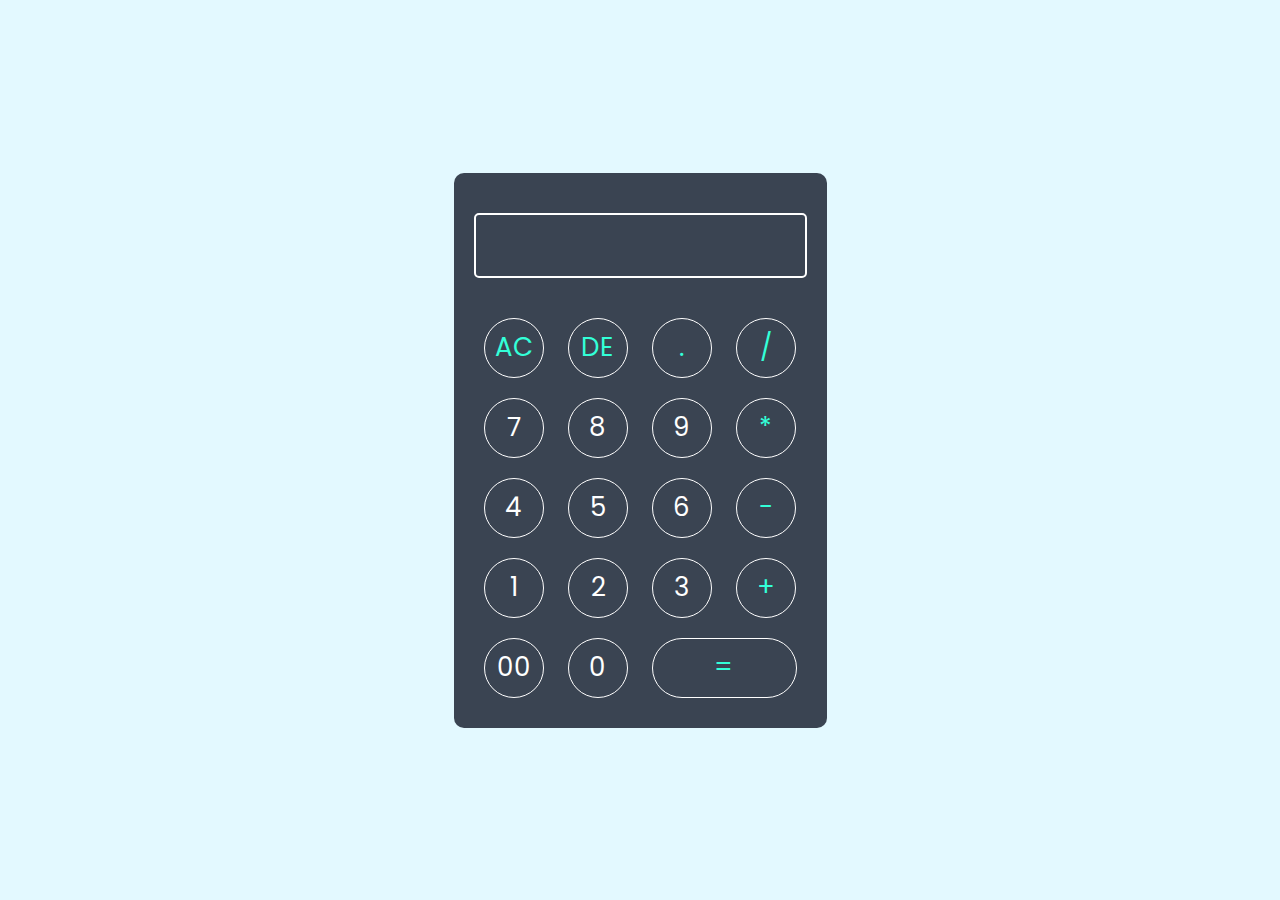
<file: Calculator/index.html>
<!DOCTYPE html>
<html lang="en">

<head>
  <meta charset="UTF-8">
  <meta name="viewport" content="width=device-width, initial-scale=1.0">
  <title>Calculator</title>
  <link rel="stylesheet" href="style.css">
</head>

<body>
  <div class="container">
    <div class="calculator">
      <form>
        <div class="display">
          <input type="text" name="display">
        </div>
        <div>
          <input type="button" value="AC" onclick="display.value=''" class="operator" />
          <input type="button" value="DE" onclick="display.value=display.value.toString().slice(0,-1)" class="operator" />
          <input type="button" value="." onclick="display.value+='.'" class="operator" />
          <input type="button" value="/" onclick="display.value+='/'" class="operator" />
        </div>
        <div>
          <input type="button" value="7" onclick="display.value+='7'" />
          <input type="button" value="8" onclick="display.value+='8'" />
          <input type="button" value="9" onclick="display.value+='9'" />
          <input type="button" value="*" onclick="display.value+='*'" class="operator" />
        </div>
        <div>
          <input type="button" value="4" onclick="display.value+='4'" />
          <input type="button" value="5" onclick="display.value+='5'" />
          <input type="button" value="6" onclick="display.value+='6'" />
          <input type="button" value="-" onclick="display.value+='-'" class="operator" />
        </div>
        <div>
          <input type="button" value="1" onclick="display.value+='1'" />
          <input type="button" value="2" onclick="display.value+='2'" />
          <input type="button" value="3" onclick="display.value+='3'" />
          <input type="button" value="+" onclick="display.value+='+'" class="operator" />
        </div>
        <div>
          <input type="button" value="00" onclick="display.value+='00'" />
          <input type="button" value="0" onclick="display.value+='0'" />
          <input type="button" value="=" onclick="display.value=eval(display.value)" class="equal operator" />
        </div>
      </form>
    </div>
  </div>
</body>

</html>
</file>
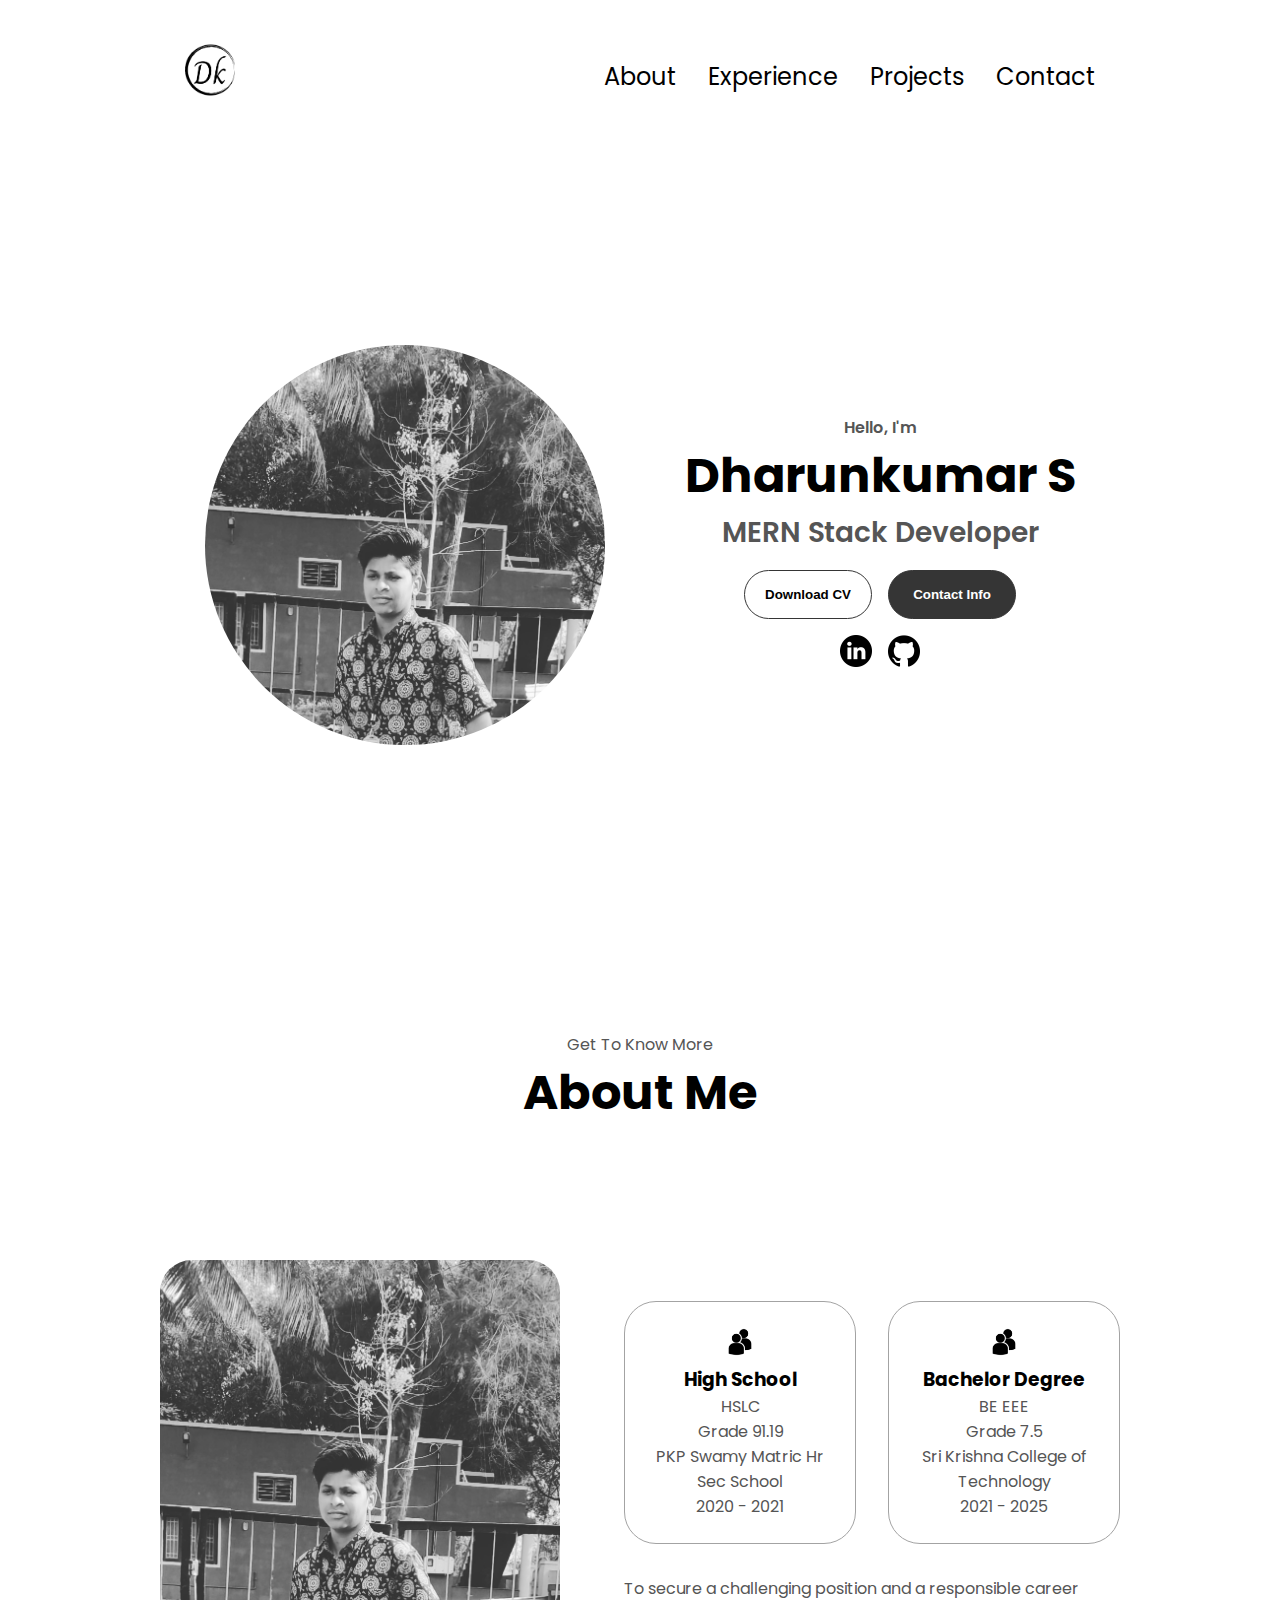
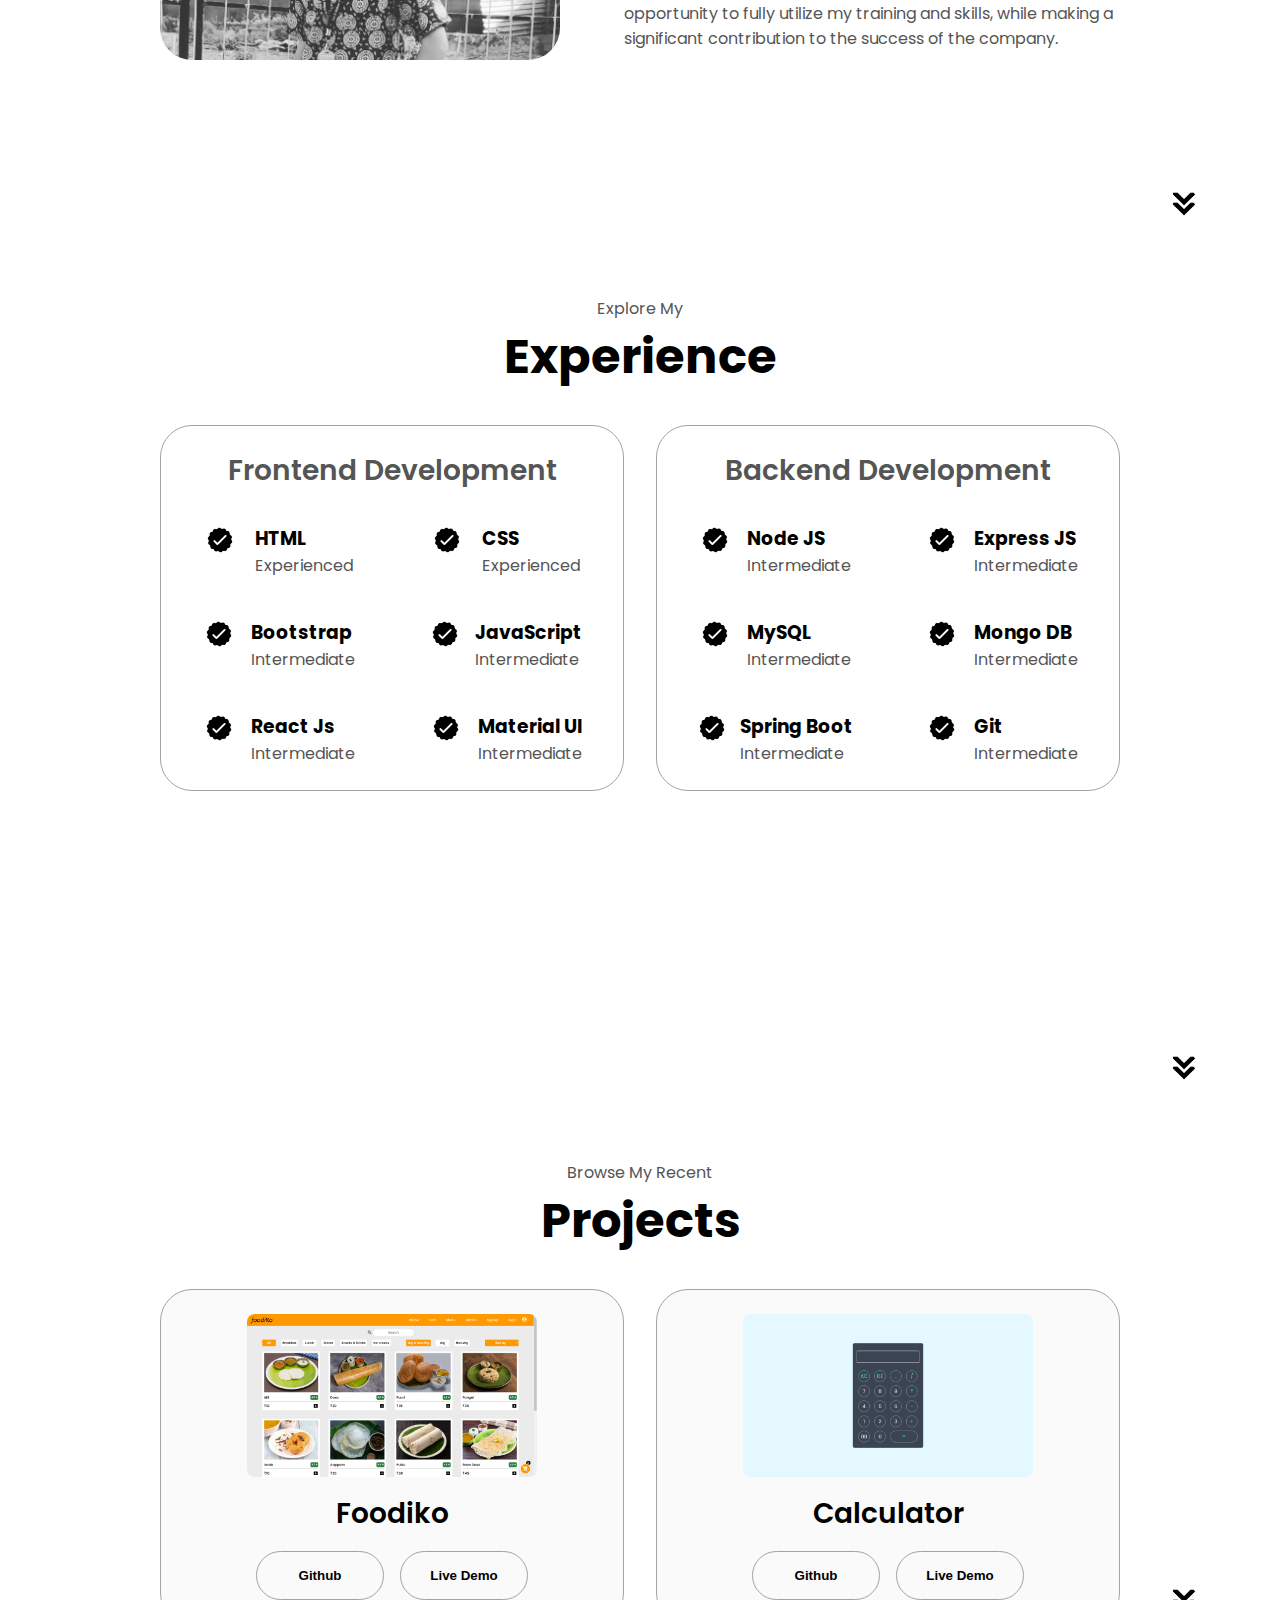
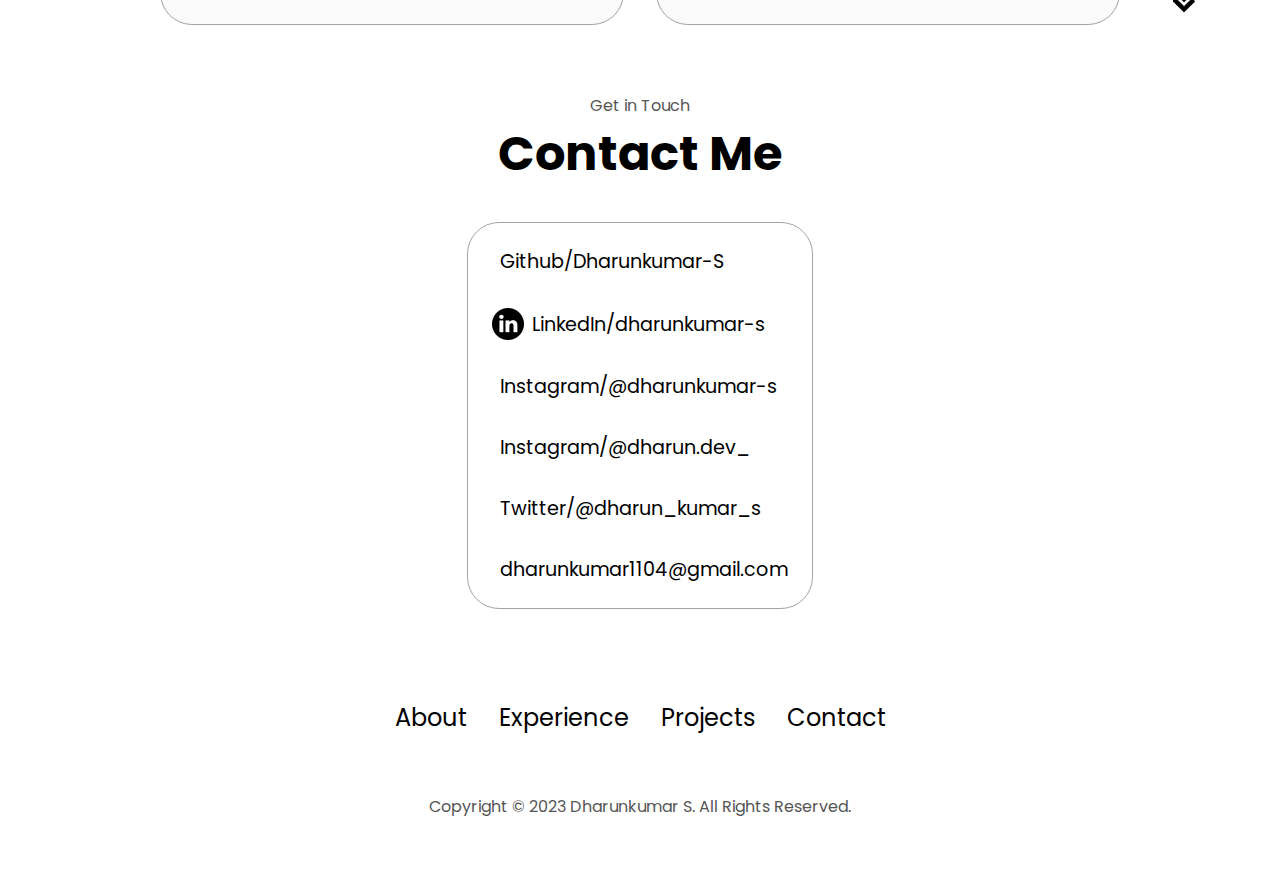
<file: Portfolio/index.html>
<!DOCTYPE html>
<html lang="en">

<head>
  <meta charset="UTF-8" />
  <meta http-equiv="X-UA-Compatible" content="IE=edge" />
  <meta name="viewport" content="width=device-width, initial-scale=1.0" />
  <link rel="shortcut icon" href="./assets/dk.png" type="image/png">
  <title>Dharunkumar S - Portfolio</title>
  <link rel="stylesheet" href="https://cdnjs.cloudflare.com/ajax/libs/font-awesome/6.2.1/css/all.min.css"
    integrity="sha512-MV7K8+y+gLIBoVD59lQIYicR65iaqukzvf/nwasF0nqhPay5w/9lJmVM2hMDcnK1OnMGCdVK+iQrJ7lzPJQd1w=="
    crossorigin="anonymous" referrerpolicy="no-referrer" />
  <link rel="stylesheet" href="style.css" />
  <link rel="stylesheet" href="mediaqueries.css" />
</head>

<body>
  <nav id="desktop-nav">
    <div class="logo">
      <img src="./assets/dk.png" alt="My Logo" width="50">
    </div>
    <div>
      <ul class="nav-links">
        <li><a href="#about">About</a></li>
        <li><a href="#experience">Experience</a></li>
        <li><a href="#projects">Projects</a></li>
        <li><a href="#contact">Contact</a></li>
      </ul>
    </div>
  </nav>
  <nav id="hamburger-nav">
    <div class="logo"></div>
    <div class="hamburger-menu">
      <div class="hamburger-icon" onclick="toggleMenu()">
        <span></span>
        <span></span>
        <span></span>
      </div>
      <div class="menu-links">
        <li><a href="#about" onclick="toggleMenu()">About</a></li>
        <li><a href="#experience" onclick="toggleMenu()">Experience</a></li>
        <li><a href="#projects" onclick="toggleMenu()">Projects</a></li>
        <li><a href="#contact" onclick="toggleMenu()">Contact</a></li>
      </div>
    </div>
  </nav>
  <section id="profile">
    <div class="section__pic-container">
      <img src="./assets/dharun.jpg" alt="My profile picture" class="my-pic" />
    </div>
    <div class="section__text">
      <p class="section__text__p1">Hello, I'm</p>
      <h1 class="title">Dharunkumar S</h1>
      <p class="section__text__p2">MERN Stack Developer</p>
      <div class="btn-container">
        <button class="btn btn-color-2" onclick="window.open('./assets/Resume.pdf')">
          Download CV
        </button>
        <button class="btn btn-color-1" onclick="location.href='./#contact'">
          Contact Info
        </button>
      </div>
      <div id="socials-container">
        <a href="https://www.linkedin.com/in/dharunkumar-s" target="_blank" rel="noopener noreferrer">
          <img src="./assets/linkedin.png" alt="My LinkedIn profile" class="icon" />
        </a>
        <a href="https://github.com/Dharunkumar-S" target="_blank" rel="noopener noreferrer">
          <img src="./assets/github.png" alt="My Github profile" class="icon" />
        </a>
      </div>
    </div>
  </section>
  <section id="about">
    <p class="section__text__p1">Get To Know More</p>
    <h1 class="title">About Me</h1>
    <div class="section-container">
      <div class="section__pic-container">
        <img src="./assets/dharun.jpg" alt="Profile picture" class="about-pic" />
      </div>
      <div class="about-details-container">
        <div class="about-containers">
          <div class="details-container">
            <img src="./assets/education.png" alt="Education icon" class="icon" />
            <h3>High School</h3>
            <p>HSLC</p>
            <p>Grade 91.19</p>
            <p>PKP Swamy Matric Hr Sec School</p>
            <p>2020 - 2021</p>
          </div>
          <div class="details-container">
            <img src="./assets/education.png" alt="Education icon" class="icon" />
            <h3>Bachelor Degree</h3>
            <p>BE EEE</p>
            <p>Grade 7.5</p>
            <p>Sri Krishna College of Technology</p>
            <p>2021 - 2025</p>
          </div>
        </div>
        <div class="text-container">
          <p>
            To secure a challenging position and a
            responsible career opportunity to fully utilize my
            training and skills, while making a significant
            contribution to the success of the company.
          </p>
        </div>
      </div>
    </div>
    <img src="./assets/arrow.png" alt="Arrow icon" class="icon arrow" onclick="location.href='./#experience'" />
  </section>
  <section id="experience">
    <p class="section__text__p1">Explore My</p>
    <h1 class="title">Experience</h1>
    <div class="experience-details-container">
      <div class="about-containers">
        <div class="details-container">
          <h2 class="experience-sub-title">Frontend Development</h2>
          <div class="article-container">
            <article>
              <img src="./assets/checkmark.png" alt="Experience icon" class="icon" />
              <div>
                <h3>HTML</h3>
                <p>Experienced</p>
              </div>
            </article>
            <article>
              <img src="./assets/checkmark.png" alt="Experience icon" class="icon" />
              <div>
                <h3>CSS</h3>
                <p>Experienced</p>
              </div>
            </article>
            <article>
              <img src="./assets/checkmark.png" alt="Experience icon" class="icon" />
              <div>
                <h3>Bootstrap</h3>
                <p>Intermediate</p>
              </div>
            </article>
            <article>
              <img src="./assets/checkmark.png" alt="Experience icon" class="icon" />
              <div>
                <h3>JavaScript</h3>
                <p>Intermediate</p>
              </div>
            </article>
            <article>
              <img src="./assets/checkmark.png" alt="Experience icon" class="icon" />
              <div>
                <h3>React Js</h3>
                <p>Intermediate</p>
              </div>
            </article>
            <article>
              <img src="./assets/checkmark.png" alt="Experience icon" class="icon" />
              <div>
                <h3>Material UI</h3>
                <p>Intermediate</p>
              </div>
            </article>
          </div>
        </div>
        <div class="details-container">
          <h2 class="experience-sub-title">Backend Development</h2>
          <div class="article-container">
            <article>
              <img src="./assets/checkmark.png" alt="Experience icon" class="icon" />
              <div>
                <h3>Node JS</h3>
                <p>Intermediate</p>
              </div>
            </article>
            <article>
              <img src="./assets/checkmark.png" alt="Experience icon" class="icon" />
              <div>
                <h3>Express JS</h3>
                <p>Intermediate</p>
              </div>
            </article>
            <article>
              <img src="./assets/checkmark.png" alt="Experience icon" class="icon" />
              <div>
                <h3>MySQL</h3>
                <p>Intermediate</p>
              </div>
            </article>
            <article>
              <img src="./assets/checkmark.png" alt="Experience icon" class="icon" />
              <div>
                <h3>Mongo DB</h3>
                <p>Intermediate</p>
              </div>
            </article>
            <article>
              <img src="./assets/checkmark.png" alt="Experience icon" class="icon" />
              <div>
                <h3>Spring Boot</h3>
                <p>Intermediate</p>
              </div>
            </article>
            <article>
              <img src="./assets/checkmark.png" alt="Experience icon" class="icon" />
              <div>
                <h3>Git</h3>
                <p>Intermediate</p>
              </div>
            </article>
          </div>
        </div>
      </div>
    </div>
    <img src="./assets/arrow.png" alt="Arrow icon" class="icon arrow" onclick="location.href='./#projects'" />
  </section>
  <section id="projects">
    <p class="section__text__p1">Browse My Recent</p>
    <h1 class="title">Projects</h1>
    <div class="experience-details-container">
      <div class="about-containers">
        <div class="details-container color-container">
          <div class="article-container">
            <img src="./assets/Project 1.png" alt="Project 1" class="project-img" />
          </div>
          <h2 class="experience-sub-title project-title">Foodiko</h2>
          <div class="btn-container">
            <a href="https://github.com/Dharunkumar-S/Foodiko-FullStack" target="_blank" rel="noopener noreferrer">
              <button class="btn btn-color-2 project-btn">
                Github
              </button>
            </a>
            <a href="https://foodiko.netlify.app/" target="_blank" rel="noopener noreferrer">
              <button class="btn btn-color-2 project-btn">
                Live Demo
              </button>
            </a>
          </div>
        </div>
        <div class="details-container color-container">
          <div class="article-container">
            <img src="./assets/Project 2.png" alt="Project 2" class="project-img" />
          </div>
          <h2 class="experience-sub-title project-title">Calculator</h2>
          <div class="btn-container">
            <a href="https://github.com/Dharunkumar-S/CODSOFT/tree/main/Calculator" target="_blank"
              rel="noopener noreferrer">
              <button class="btn btn-color-2 project-btn">
                Github
              </button>
            </a>
            <a href="https://dharunkumar-s.github.io/CODSOFT/Calculator/" target="_blank" rel="noopener noreferrer">
              <button class="btn btn-color-2 project-btn">
                Live Demo
              </button>
            </a>
          </div>
        </div>
      </div>
    </div>
    <img src="./assets/arrow.png" alt="Arrow icon" class="icon arrow" onclick="location.href='./#contact'" />
  </section>
  <section id="contact">
    <p class="section__text__p1">Get in Touch</p>
    <h1 class="title">Contact Me</h1>
    <div class="contact-info-upper-container">
      <div class="contact-info-container">
        <i class="fa-brands fa-github fa-2xl" style="color: #000000;"></i>
        <p><a href="https://github.com/Dharunkumar-S" target="_blank">Github/Dharunkumar-S</a></p>
      </div>
      <div class="contact-info-container">
        <img src="./assets/linkedin.png" alt="LinkedIn icon" class="icon contact-icon" />
        <p><a href="https://www.linkedin.com/in/dharunkumar-s" target="_blank">LinkedIn/dharunkumar-s</a></p>
      </div>
      <div class="contact-info-container">
        <i class="fa-brands fa-instagram fa-2xl" style="color: #000000;"></i>
        <p><a href="https://www.instagram.com/dharunkumar_s/" target="_blank">Instagram/@dharunkumar-s</a></p>
      </div>
      <div class="contact-info-container">
        <i class="fa-brands fa-instagram fa-2xl" style="color: #000000;"></i>
        <p><a href="https://www.instagram.com/dharun.dev_/" target="_blank">Instagram/@dharun.dev_</a></p>
      </div>
      <div class="contact-info-container">
        <i class="fa-brands fa-twitter fa-2xl" style="color: #000000;"></i>
        <p><a href="https://twitter.com/dharun_kumar_s" target="_blank">Twitter/@dharun_kumar_s</a></p>
      </div>
      <div class="contact-info-container">
        <i class="fa-sharp fa-solid fa-envelope fa-2xl" style="color: #000000;"></i>
        <p><a href="mailto:dharunkumar1104@gmail.com">dharunkumar1104@gmail.com</a></p>
      </div>
    </div>
  </section>
  <footer>
    <nav>
      <div class="nav-links-container">
        <ul class="nav-links">
          <li><a href="#about">About</a></li>
          <li><a href="#experience">Experience</a></li>
          <li><a href="#projects">Projects</a></li>
          <li><a href="#contact">Contact</a></li>
        </ul>
      </div>
    </nav>
    <p>Copyright &#169; 2023 Dharunkumar S. All Rights Reserved.</p>
  </footer>
  <script src="script.js"></script>
</body>

</html>
</file>
<file: Calculator/style.css>
@import url(https://fonts.googleapis.com/css?family=Poppins:100,100italic,200,200italic,300,300italic,regular,italic,500,500italic,600,600italic,700,700italic,800,800italic,900,900italic);

* {
  margin: 0;
  padding: 0;
  box-sizing: border-box;
  font-family: 'Poppins', sans-serif;
}

.container {
  width: 100%;
  height: 100vh;
  background: #e3f9ff;
  display: flex;
  align-items: center;
  justify-content: center;
}

.calculator {
  background: #3a4452;
  padding: 20px;
  border-radius: 10px;
}

.calculator form input {
  outline: 0;
  width: 60px;
  height: 65px;
  background: transparent;
  font-size: 20px;
  color: #fff;
  cursor: pointer;
  margin-bottom: 10px;
  border: 2px solid white;
  border-radius: 5px;
}

.calculator form [type="button"] {
  height: 60px;
  margin: 10px;
  font-size: 26px;
  border-radius: 30px;
  border: 1px solid white;
}

.calculator form [type="button"]:hover {
  color: #3a4452;
  transition-duration: 0.3s;
  transition-timing-function: ease-in-out;
  background-color: white;
}

form .display {
  display: flex;
  justify-content: flex-end;
  margin: 20px 0;
}

form .display input {
  text-align: right;
  flex: 1;
  font-size: 45px;
  box-shadow: none;
}

form input.equal {
  width: 145px;
}

form input.operator {
  color: #33ffd8;
}
</file>
<file: Portfolio/style.css>
@import url("https://fonts.googleapis.com/css2?family=Poppins:wght@300;400;500;600&display=swap");

* {
  margin: 0;
  padding: 0;
}

body {
  font-family: "Poppins", sans-serif;
}

html {
  scroll-behavior: smooth;
}

p {
  color: rgb(85, 85, 85);
}


a,
.btn {
  transition: all 300ms ease;
}

nav,
.nav-links {
  display: flex;
}

nav {
  justify-content: space-around;
  align-items: center;
  height: 17vh;
}

.nav-links {
  gap: 2rem;
  list-style: none;
  font-size: 1.5rem;
}

a {
  color: black;
  text-decoration: none;
  text-decoration-color: white;
}

a:hover {
  color: grey;
  text-decoration: underline;
  text-underline-offset: 1rem;
  text-decoration-color: rgb(181, 181, 181);
}

.logo {
  font-size: 2rem;
}

.logo:hover {
  cursor: default;
}

#hamburger-nav {
  display: none;
}

.hamburger-menu {
  position: relative;
  display: inline-block;
}

.hamburger-icon {
  display: flex;
  flex-direction: column;
  justify-content: space-between;
  height: 24px;
  width: 30px;
  cursor: pointer;
}

.hamburger-icon span {
  width: 100%;
  height: 2px;
  background-color: black;
  transition: all 0.3 ease-in-out;
}

.menu-links {
  position: absolute;
  top: 100%;
  right: 0;
  background-color: white;
  width: fit-content;
  max-height: 0;
  overflow: hidden;
  transition: all 0.3 ease-in-out;
}

.menu-links a {
  display: block;
  padding: 10px;
  text-align: center;
  font-size: 1.5rem;
  color: black;
  text-decoration: none;
  transition: all 0.3 ease-in-out;
}

.menu-links li {
  list-style: none;
}

.menu-links.open {
  max-height: 300px;
}

.hamburger-icon.open span:first-child {
  transform: rotate(45deg) translate(10px, 5px);
}

.hamburger-icon.open span:nth-child(2) {
  opacity: 0;
}

.hamburger-icon.open span:last-child {
  transform: rotate(-45deg) translate(10px, -5px);
}

.hamburger-icon span:first-child {
  transform: none;
}

.hamburger-icon span:first-child {
  opacity: 1;
}

.hamburger-icon span:first-child {
  transform: none;
}

.my-pic {
  border-radius: 50%;
}

section {
  padding-top: 4vh;
  height: 96vh;
  margin: 0 10rem;
  box-sizing: border-box;
  min-height: fit-content;
}

.section-container {
  display: flex;
}

#profile {
  display: flex;
  justify-content: center;
  gap: 5rem;
  height: 80vh;
}

.section__pic-container {
  display: flex;
  height: 400px;
  width: 400px;
  margin: auto 0;
}

.section__text {
  align-self: center;
  text-align: center;
}

.section__text p {
  font-weight: 600;
}

.section__text__p1 {
  text-align: center;
}

.section__text__p2 {
  font-size: 1.75rem;
  margin-bottom: 1rem;
}

.title {
  font-size: 3rem;
  text-align: center;
}

#socials-container {
  display: flex;
  justify-content: center;
  margin-top: 1rem;
  gap: 1rem;
}

.icon {
  cursor: pointer;
  height: 2rem;
}

.btn-container {
  display: flex;
  justify-content: center;
  gap: 1rem;
}

.btn {
  font-weight: 600;
  transition: all 300ms ease;
  padding: 1rem;
  width: 8rem;
  border-radius: 2rem;
}

.btn-color-1,
.btn-color-2 {
  border: rgb(53, 53, 53) 0.1rem solid;
}

.btn-color-1:hover,
.btn-color-2:hover {
  cursor: pointer;
}

.btn-color-1,
.btn-color-2:hover {
  background: rgb(53, 53, 53);
  color: white;
}

.btn-color-1:hover {
  background: rgb(0, 0, 0);
}

.btn-color-2 {
  background: none;
}

.btn-color-2:hover {
  border: rgb(255, 255, 255) 0.1rem solid;
}

.btn-container {
  gap: 1rem;
}

#about {
  position: relative;
}

.about-containers {
  gap: 2rem;
  margin-bottom: 2rem;
  margin-top: 2rem;
}

.about-details-container {
  justify-content: center;
  flex-direction: column;
}

.about-containers,
.about-details-container {
  display: flex;
}

.about-pic {
  border-radius: 2rem;
}

.arrow {
  position: absolute;
  right: -5rem;
  bottom: 2.5rem;
}

.details-container {
  padding: 1.5rem;
  flex: 1;
  background: white;
  border-radius: 2rem;
  border: rgb(53, 53, 53) 0.1rem solid;
  border-color: rgb(163, 163, 163);
  text-align: center;
}

.section-container {
  gap: 4rem;
  height: 80%;
}

.section__pic-container {
  height: 400px;
  width: 400px;
  margin: auto 0;
}

#experience {
  position: relative;
}

.experience-sub-title {
  color: rgb(85, 85, 85);
  font-weight: 600;
  font-size: 1.75rem;
  margin-bottom: 2rem;
}

.experience-details-container {
  display: flex;
  justify-content: center;
  flex-direction: column;
}

.article-container {
  display: flex;
  text-align: initial;
  flex-wrap: wrap;
  flex-direction: row;
  gap: 2.5rem;
  justify-content: space-around;
}

article {
  display: flex;
  width: 10rem;
  justify-content: space-around;
  gap: 0.5rem;
}

article .icon {
  cursor: default;
}

#projects {
  position: relative;
}

.color-container {
  border-color: rgb(163, 163, 163);
  background: rgb(250, 250, 250);
}

.project-img {
  border-radius: 0.5rem;
  width: 70%;
  height: 70%;
}

.project-title {
  margin: 1rem;
  color: black;
}

.project-btn {
  color: black;
  border-color: rgb(163, 163, 163);
}

#contact {
  display: flex;
  justify-content: center;
  flex-direction: column;
  height: 70vh;
}

.contact-info-upper-container {
  display: flex;
  flex-direction: column;
  align-items: flex-start;
  border-radius: 2rem;
  border: rgb(53, 53, 53) 0.1rem solid;
  border-color: rgb(163, 163, 163);
  background: (250, 250, 250);
  margin: 2rem auto;
  padding: 0.5rem;
}

.contact-info-container {
  display: flex;
  align-items: center;
  justify-content: center;
  gap: 0.5rem;
  margin: 1rem;
}

.contact-info-container p {
  font-size: larger;
}

.contact-icon {
  cursor: default;
}

footer {
  height: 26vh;
  margin: 0 1rem;
}

footer p {
  text-align: center;
}

::selection{
  color: white;
  background: black;
}
</file>
<file: Portfolio/mediaqueries.css>
@media screen and (max-width: 1400px) {
  #profile {
    height: 83vh;
    margin-bottom: 6rem;
  }
  .about-containers {
    flex-wrap: wrap;
  }
  #contact,
  #projects {
    height: fit-content;
  }
}

@media screen and (max-width: 1200px) {
  #desktop-nav {
    display: none;
  }
  #hamburger-nav {
    display: flex;
  }
  #experience,
  .experience-details-container {
    margin-top: 2rem;
  }
  #profile,
  .section-container {
    display: block;
  }
  .arrow {
    display: none;
  }
  section,
  .section-container {
    height: fit-content;
  }
  section {
    margin: 0 5%;
  }
  .section__pic-container {
    width: 275px;
    height: 275px;
    margin: 0 auto 2rem;
  }
  .about-containers {
    margin-top: 0;
  }
}

@media screen and (max-width: 600px) {
  #contact,
  footer {
    height: 40vh;
  }
  #profile {
    height: 83vh;
    margin-bottom: 0;
  }
  article {
    font-size: 1rem;
  }
  footer nav {
    height: fit-content;
    margin-bottom: 2rem;
  }
  .about-containers,
  .contact-info-upper-container,
  .btn-container {
    flex-wrap: wrap;
  }
  .contact-info-container {
    margin: 0;
  }
  .contact-info-container p,
  .nav-links li a {
    font-size: 1rem;
  }
  .experience-sub-title {
    font-size: 1.25rem;
  }
  .logo {
    font-size: 1.5rem;
  }
  .nav-links {
    flex-direction: column;
    gap: 0.5rem;
    text-align: center;
  }
  .section__pic-container {
    width: auto;
    height: 46vw;
    justify-content: center;
  }
  .section__text__p2 {
    font-size: 1.25rem;
  }
  .title {
    font-size: 2rem;
  }
  .text-container {
    text-align: justify;
  }
}
</file>
